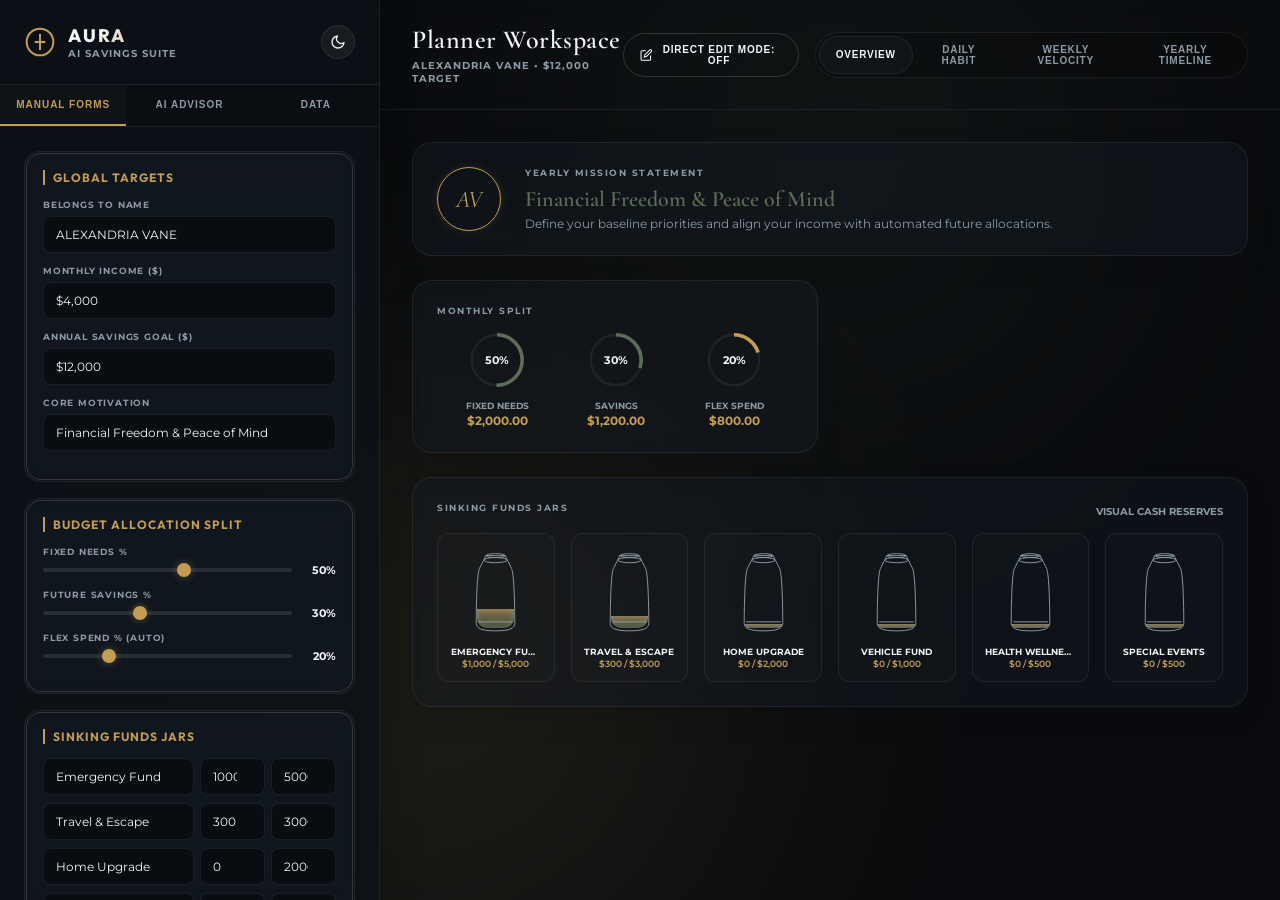
<file: index.html>
<!DOCTYPE html>
<html lang="en">
<head>
  <meta charset="UTF-8">
  <meta name="viewport" content="width=device-width, initial-scale=1.0">
  <title>Aura - Premium AI Savings Planner Suite</title>
  <!-- Premium old money/editorial google fonts -->
  <link rel="preconnect" href="https://fonts.googleapis.com">
  <link rel="preconnect" href="https://fonts.gstatic.com" crossorigin>
  <link href="https://fonts.googleapis.com/css2?family=Cormorant+Garamond:ital,wght@0,300;0,400;0,600;0,700;1,400&family=Montserrat:wght@200;300;400;500;700&family=Outfit:wght@200;300;400;600;800&display=swap" rel="stylesheet">
  <link rel="stylesheet" href="style.css">
</head>
<body class="ui-dark-mode">

  <!-- Ambient Glow Backdrop -->
  <div class="ambient-mesh">
    <div class="ambient-orb orb-1"></div>
    <div class="ambient-orb orb-2"></div>
  </div>
  <div class="noise-overlay"></div>

  <div class="app-container">
    
    <!-- Left Sidebar: Controls & Configuration -->
    <aside class="sidebar-panel">
      <div class="sidebar-header">
        <div class="brand-crest-wrapper">
          <svg class="brand-crest-icon" viewBox="0 0 24 24" fill="none" stroke="currentColor" stroke-width="1.5">
            <circle cx="12" cy="12" r="10"/>
            <path d="M12 6v12M12 12h-4h8"/>
          </svg>
          <div>
            <h1>AURA</h1>
            <p class="subtitle">AI Savings Suite</p>
          </div>
        </div>
        <button type="button" id="ui-theme-toggle" class="ui-theme-toggle-btn" title="Toggle Light/Dark Theme">
          <svg viewBox="0 0 24 24" fill="none" stroke="currentColor" stroke-width="2" stroke-linecap="round" stroke-linejoin="round"><path d="M21 12.79A9 9 0 1 1 11.21 3 7 7 0 0 0 21 12.79z"/></svg>
        </button>
      </div>

      <!-- Controls Tab Buttons -->
      <div class="sidebar-tabs">
        <button type="button" class="tab-btn active" data-tab="manual-forms">Manual Forms</button>
        <button type="button" class="tab-btn" data-tab="ai-advisor">AI Advisor</button>
        <button type="button" class="tab-btn" data-tab="data-manager">Data</button>
      </div>

      <div class="sidebar-scroll">
        
        <!-- Tab 1: Manual Controls -->
        <div class="tab-content" id="tab-manual-forms">
          <!-- General Settings -->
          <div class="double-bezel-card" style="margin-bottom: 16px;">
            <div class="double-bezel-inner">
              <h3 class="form-section-title">Global Targets</h3>
              <div class="form-group">
                <label for="input-owner-name">Belongs To Name</label>
                <input type="text" id="input-owner-name" value="ALEXANDRIA VANE" class="text-input">
              </div>
              <div class="form-group">
                <label for="input-monthly-income">Monthly Income ($)</label>
                <input type="text" id="input-monthly-income" value="$4,000" class="text-input">
              </div>
              <div class="form-group">
                <label for="input-yearly-target">Annual Savings Goal ($)</label>
                <input type="text" id="input-yearly-target" value="$12,000" class="text-input">
              </div>
              <div class="form-group">
                <label for="input-yearly-motive">Core Motivation</label>
                <input type="text" id="input-yearly-motive" value="Financial Freedom & Peace of Mind" class="text-input">
              </div>
            </div>
          </div>

          <!-- Budget Sliders -->
          <div class="double-bezel-card" style="margin-bottom: 16px;">
            <div class="double-bezel-inner">
              <h3 class="form-section-title">Budget Allocation Split</h3>
              <div class="form-group">
                <label for="range-fixed-pct">Fixed Needs %</label>
                <div class="range-slider-group">
                  <input type="range" id="range-fixed-pct" min="10" max="80" value="50" class="range-slider">
                  <span class="range-val" id="val-fixed-pct">50%</span>
                </div>
              </div>
              <div class="form-group">
                <label for="range-save-pct">Future Savings %</label>
                <div class="range-slider-group">
                  <input type="range" id="range-save-pct" min="5" max="70" value="30" class="range-slider">
                  <span class="range-val" id="val-save-pct">30%</span>
                </div>
              </div>
              <div class="form-group">
                <label for="range-flex-pct">Flex Spend % (Auto)</label>
                <div class="range-slider-group">
                  <input type="range" id="range-flex-pct" min="0" max="80" value="20" class="range-slider" disabled>
                  <span class="range-val" id="val-flex-pct">20%</span>
                </div>
              </div>
            </div>
          </div>

          <!-- Sinking Funds Editor -->
          <div class="double-bezel-card" style="margin-bottom: 16px;">
            <div class="double-bezel-inner">
              <h3 class="form-section-title">Sinking Funds Jars</h3>
              <div class="funds-builder-list" id="funds-builder-container">
                <!-- 6 Jars Inputs dynamically rendered -->
              </div>
            </div>
          </div>

          <!-- Monthly Roadmap Accordions -->
          <div class="double-bezel-card" style="margin-bottom: 16px;">
            <div class="double-bezel-inner">
              <h3 class="form-section-title">Roadmap Monthly Details</h3>
              <div class="roadmap-accordion-container" id="roadmap-accordion-container">
                <!-- Month textual inputs will render dynamically here -->
              </div>
            </div>
          </div>

          <!-- Daily/Weekly configs -->
          <div class="double-bezel-card">
            <div class="double-bezel-inner">
              <h3 class="form-section-title">Tracker Specific Defaults</h3>
              <div class="form-group">
                <label for="input-daily-habit-desc">Daily Quest Focus</label>
                <textarea id="input-daily-habit-desc" class="text-input" style="height: 60px;">A gamified calendar designed to anchor savings habits. Log micro-saves and avoid impulse spendings!</textarea>
              </div>
              <div class="form-group">
                <label for="input-daily-save-val">Default Daily Save ($)</label>
                <input type="text" id="input-daily-save-val" value="$5" class="text-input">
              </div>
              <div class="form-group">
                <label for="select-weekly-style">Weekly Deposit Scheme</label>
                <select id="select-weekly-style" class="text-input">
                  <option value="progressive">Progressive ($1, $2, ..., $52)</option>
                  <option value="fixed">Fixed Weekly Goal (e.g. Target / 52)</option>
                  <option value="double">Double Progressive ($2, $4, ..., $104)</option>
                  <option value="custom">Custom Sequence</option>
                </select>
              </div>
              <div class="form-group" id="group-custom-weekly" style="display: none;">
                <label for="input-weekly-custom-list">Custom Weekly Values (comma separated)</label>
                <input type="text" id="input-weekly-custom-list" value="10,20,30,40,50" class="text-input">
              </div>
            </div>
          </div>
        </div>

        <!-- Tab 2: AI Advisor Tab -->
        <div class="tab-content" id="tab-ai-advisor" style="display: none;">
          <div class="double-bezel-card" style="margin-bottom: 16px;">
            <div class="double-bezel-inner">
              <h3 class="form-section-title">AI Blueprint Advisor</h3>
              <p style="font-size:11px; color:var(--text-muted); margin-bottom:12px; line-height:1.4;">
                Enter your details to generate a customized daily checklist, weekly savings velocity, sinking fund distributions, and monthly milestone cards.
              </p>
              <div class="form-group">
                <label for="ai-monthly-income">Monthly Income ($)</label>
                <input type="number" id="ai-monthly-income" value="4000" class="text-input">
              </div>
              <div class="form-group">
                <label for="ai-savings-goal">Yearly Target Savings ($)</label>
                <input type="number" id="ai-savings-goal" value="12000" class="text-input">
              </div>
              <div class="form-group">
                <label for="ai-savings-persona">Savings Personality</label>
                <select id="ai-savings-persona" class="text-input">
                  <option value="balanced" selected>Balanced Saver (50/30/20 Rule)</option>
                  <option value="aggressive">Aggressive Builder (30/60/10 Rule)</option>
                  <option value="relaxed">Relaxed Frugalist (60/15/25 Rule)</option>
                  <option value="extreme">Extreme Cash Vault (40/50/10 Rule)</option>
                </select>
              </div>
              <div class="form-group">
                <label for="ai-custom-needs">Focus / Triggers / Challenges</label>
                <textarea id="ai-custom-needs" class="text-input" style="height: 70px;" placeholder="e.g. Cut down coffee, save for a Japan trip, reduce dining out."></textarea>
              </div>
              <button type="button" id="btn-generate-ai-plan" class="premium-btn" style="width:100%; justify-content:center; margin-top:8px;">
                <span>Generate Plan</span>
                <div class="btn-icon-circle">
                  <svg viewBox="0 0 24 24"><path d="M12 2v20M17 5H9.5a3.5 3.5 0 0 0 0 7h5a3.5 3.5 0 0 1 0 7H6"/></svg>
                </div>
              </button>
            </div>
          </div>

          <!-- Simulated AI Console Output -->
          <div class="double-bezel-card" id="ai-console-card" style="display: none;">
            <div class="double-bezel-inner" style="background: rgba(10,12,15,0.95); border: 1px solid var(--neon-accent);">
              <h4 style="font-size:10px; font-weight:700; color:var(--print-gold); text-transform:uppercase; letter-spacing:1px; margin-bottom:8px; display:flex; align-items:center; gap:6px;">
                <span class="pulse-indicator"></span> AI Blueprint Engine
              </h4>
              <div class="ai-terminal-output" id="ai-terminal-output"></div>
              <button type="button" id="btn-apply-ai-plan" class="premium-btn" style="width: 100%; justify-content: center; background: linear-gradient(135deg, var(--print-primary) 0%, var(--print-gold) 100%); display: none; margin-top: 10px;">
                <span>Apply Plan to Dashboard</span>
                <div class="btn-icon-circle">
                  <svg viewBox="0 0 24 24"><polyline points="20 6 9 17 4 12"/></svg>
                </div>
              </button>
            </div>
          </div>
        </div>

        <!-- Tab 3: Local Storage / Data Manager -->
        <div class="tab-content" id="tab-data-manager" style="display: none;">
          <div class="double-bezel-card">
            <div class="double-bezel-inner">
              <h3 class="form-section-title">Data Actions</h3>
              <p style="font-size:11px; color:var(--text-muted); margin-bottom:12px; line-height:1.4;">
                Persist your planner records. All checked items, day logs, and custom text inputs are saved automatically in your browser database.
              </p>
              
              <div style="display: flex; flex-direction: column; gap: 8px;">
                <button type="button" id="btn-save-planner" class="premium-btn" style="justify-content: center; width: 100%;">
                  <span>Save Planner State</span>
                </button>
                <button type="button" id="btn-clear-planner" class="ghost-btn" style="justify-content: center; width: 100%; border-color: #ef4444; color: #ef4444;">
                  <span>Reset All Data</span>
                </button>
                <hr style="border: 0; border-top: 1px solid rgba(255,255,255,0.1); margin: 8px 0;">
                <button type="button" id="btn-export-json" class="ghost-btn" style="justify-content: center; width: 100%;">
                  <span>Export JSON Backup</span>
                </button>
                <label class="ghost-btn" style="justify-content: center; width: 100%; text-align: center; cursor: pointer; display: block;">
                  <span>Import JSON Backup</span>
                  <input type="file" id="input-import-json" style="display: none;" accept=".json">
                </label>
              </div>
            </div>
          </div>
        </div>

      </div>
    </aside>

    <!-- Right Main Area: Interactive Dashboards -->
    <main class="workspace-area">
      <header class="workspace-header">
        <div class="header-left">
          <h2>Planner Workspace</h2>
          <p id="bind-header-subtitle">alexandria vane • $12,000 target</p>
        </div>
        
        <div class="workspace-actions">
          <button type="button" id="btn-edit-mode-toggle" class="ghost-btn">
            <svg viewBox="0 0 24 24" fill="none" stroke="currentColor" stroke-width="2" style="width:14px; height:14px; margin-right:4px;"><path d="M11 4H4a2 2 0 0 0-2 2v14a2 2 0 0 0 2 2h14a2 2 0 0 0 2-2v-7"/><path d="M18.5 2.5a2.121 2.121 0 1 1 3 3L12 15l-4 1 1-4 9.5-9.5z"/></svg>
            <span>Direct Edit Mode: Off</span>
          </button>

          <!-- Tab Selector for Dashboard Views -->
          <div class="dashboard-tabs">
            <button type="button" class="dash-tab-btn active" data-dash="overview">Overview</button>
            <button type="button" class="dash-tab-btn" data-dash="daily">Daily Habit</button>
            <button type="button" class="dash-tab-btn" data-dash="weekly">Weekly Velocity</button>
            <button type="button" class="dash-tab-btn" data-dash="yearly">Yearly Timeline</button>
          </div>
        </div>
      </header>

      <div class="dashboard-canvas">
        
        <!-- View 1: Overview & Funds -->
        <div class="dashboard-view active" id="dash-overview">
          <div class="bento-grid">
            <!-- Goal motive bento card -->
            <div class="bento-item double-span flex-row-layout">
              <div class="bento-crest">
                <span id="bind-large-monogram">AV</span>
              </div>
              <div style="flex:1;">
                <span class="eyebrow" style="text-transform: uppercase;">Yearly Mission Statement</span>
                <h3 id="bind-card-motive" contenteditable="false">Financial Freedom & Peace of Mind</h3>
                <p style="font-size: 12px; color: var(--text-muted); margin-top:4px;">Define your baseline priorities and align your income with automated future allocations.</p>
              </div>
            </div>

            <!-- Budget split card -->
            <div class="bento-item">
              <span class="eyebrow">Monthly Split</span>
              <div class="budget-circle-row">
                <div class="budget-circle-box">
                  <div class="budget-circle-graphics">
                    <svg viewBox="0 0 100 100" width="60" height="60">
                      <circle cx="50" cy="50" r="42" stroke="rgba(255,255,255,0.06)" stroke-width="4" fill="none"/>
                      <circle id="circle-fixed" cx="50" cy="50" r="42" stroke="var(--print-primary)" stroke-width="6" fill="none" stroke-dasharray="263.89" stroke-dashoffset="131.9"/>
                    </svg>
                    <span class="circle-val" id="bind-fixed-pct">50%</span>
                  </div>
                  <span class="label">Fixed Needs</span>
                  <span class="cash" id="bind-cash-fixed">$2,000.00</span>
                </div>
                <div class="budget-circle-box">
                  <div class="budget-circle-graphics">
                    <svg viewBox="0 0 100 100" width="60" height="60">
                      <circle cx="50" cy="50" r="42" stroke="rgba(255,255,255,0.06)" stroke-width="4" fill="none"/>
                      <circle id="circle-save" cx="50" cy="50" r="42" stroke="var(--print-primary)" stroke-width="6" fill="none" stroke-dasharray="263.89" stroke-dashoffset="184.7"/>
                    </svg>
                    <span class="circle-val" id="bind-save-pct">30%</span>
                  </div>
                  <span class="label">Savings</span>
                  <span class="cash" id="bind-cash-save">$1,200.00</span>
                </div>
                <div class="budget-circle-box">
                  <div class="budget-circle-graphics">
                    <svg viewBox="0 0 100 100" width="60" height="60">
                      <circle cx="50" cy="50" r="42" stroke="rgba(255,255,255,0.06)" stroke-width="4" fill="none"/>
                      <circle id="circle-flex" cx="50" cy="50" r="42" stroke="var(--print-gold)" stroke-width="6" fill="none" stroke-dasharray="263.89" stroke-dashoffset="211.0"/>
                    </svg>
                    <span class="circle-val" id="bind-flex-pct">20%</span>
                  </div>
                  <span class="label">Flex Spend</span>
                  <span class="cash" id="bind-cash-flex">$800.00</span>
                </div>
              </div>
            </div>

            <!-- Jars Bento Area (spanning across the bottom) -->
            <div class="bento-item triple-span">
              <div style="display:flex; justify-content:space-between; align-items:center; margin-bottom:12px;">
                <span class="eyebrow">Sinking Funds Jars</span>
                <span style="font-size:10px; color:var(--text-muted); font-weight:700; text-transform:uppercase;">Visual Cash Reserves</span>
              </div>
              <div class="jars-grid" id="dashboard-jars-grid">
                <!-- 6 SVG Jars rendered dynamically -->
              </div>
            </div>
          </div>
        </div>

        <!-- View 2: Daily Habit Tracker -->
        <div class="dashboard-view" id="dash-daily">
          <div class="habit-header-card">
            <div style="flex: 2;">
              <span class="eyebrow">Habiteer Routine</span>
              <h3 id="bind-daily-title">Daily Micro-Savings & HP Quest</h3>
              <p id="bind-daily-desc">A gamified calendar designed to anchor savings habits. Every day, you start with 5 Health Points (hearts). Every time you spend money on a non-essential impulse item, cross off one heart. Fill in the No-Spend checkbox if you spend nothing beyond your fixed needs, and note down your daily micro-savings ($1, $5, or $10 saved from choosing not to buy coffee/snacks).</p>
            </div>
            <div class="hp-gauge-box">
              <span class="eyebrow" style="text-align: right;">Day Completion Ratio</span>
              <div class="completion-stats">
                <span class="count-value" id="daily-completion-ratio">0 / 30</span>
                <span class="subtext">Days Logged</span>
              </div>
            </div>
          </div>
          <div class="daily-grid" id="dashboard-daily-grid">
            <!-- 30 Days dynamically generated here -->
          </div>
        </div>

        <!-- View 3: Weekly Challenge Grid -->
        <div class="dashboard-view" id="dash-weekly">
          <div class="weekly-header-card">
            <div style="flex:2;">
              <span class="eyebrow">Weekly Savings Velocity</span>
              <h3>52-Week Savings Challenge</h3>
              <p>Check off the weeks as you successfully deposit the indicated amount into your savings reserve. Automate, scale, and track weekly velocity progress.</p>
            </div>
            <div class="weekly-metrics-row">
              <div class="metric-box">
                <span class="label">Final Target</span>
                <span class="value" id="weekly-goal-target">$1,378</span>
              </div>
              <div class="metric-box">
                <span class="label">Weeks Stashed</span>
                <span class="value" id="weekly-weeks-count">0 / 52</span>
              </div>
              <div class="metric-box">
                <span class="label">Total Stashed</span>
                <span class="value" id="weekly-total-saved">$0.00</span>
              </div>
            </div>
          </div>
          
          <div class="weekly-grid" id="dashboard-weekly-grid">
            <!-- 52 weeks rendered dynamically -->
          </div>
        </div>

        <!-- View 4: Yearly Roadmap Timeline -->
        <div class="dashboard-view" id="dash-yearly">
          <div class="roadmap-header-card">
            <div>
              <span class="eyebrow">Yearly Highway</span>
              <h3>12-Month Financial Roadmap</h3>
              <p>Track your saving milestones cycle-by-cycle. Double-click or use forms to rewrite milestones to align with unexpected windfalls or budget pivots.</p>
            </div>
          </div>
          <div class="roadmap-grid-wrapper">
            <div class="roadmap-line"></div>
            <div class="roadmap-grid" id="dashboard-roadmap-grid">
              <!-- 12 months dynamically rendered -->
            </div>
          </div>
        </div>

      </div>
    </main>

  </div>

  <script src="app.js"></script>
</body>
</html>
</file>
<file: style.css>
/* ==========================================================================
   1. Theme System & Global Variables
   ========================================================================== */
:root {
  /* Dark Mode Palette (Default) */
  --bg-app: #090b0e;
  --bg-sidebar: rgba(14, 18, 24, 0.85);
  --bg-card: rgba(22, 28, 38, 0.4);
  --bg-input: rgba(10, 13, 18, 0.9);
  --glass-border: rgba(255, 255, 255, 0.07);
  --glass-border-thick: rgba(255, 255, 255, 0.15);
  
  --text-main: #f3f5f8;
  --text-muted: #8c9ba5;
  
  --print-primary: #5c6e58; /* Sage green accents */
  --print-gold: #c29d53;
  --print-border: #e2dcd0;
  
  --neon-accent: rgba(194, 157, 83, 0.4);
  --neon-glow: 0 0 15px rgba(194, 157, 83, 0.15);
}

body.ui-light-mode {
  /* Light Mode Palette */
  --bg-app: #f9f8f5;
  --bg-sidebar: rgba(255, 255, 255, 0.9);
  --bg-card: rgba(255, 255, 255, 0.7);
  --bg-input: #ffffff;
  --glass-border: rgba(0, 0, 0, 0.08);
  --glass-border-thick: rgba(0, 0, 0, 0.15);
  
  --text-main: #2b2b2b;
  --text-muted: #6e7a82;
  
  --neon-accent: rgba(92, 110, 88, 0.4);
  --neon-glow: 0 0 10px rgba(92, 110, 88, 0.1);
}

/* Base Resets */
* {
  box-sizing: border-box;
  margin: 0;
  padding: 0;
}

body {
  font-family: 'Montserrat', sans-serif;
  background-color: var(--bg-app);
  color: var(--text-main);
  height: 100vh;
  overflow: hidden;
  position: relative;
  transition: background-color 0.4s ease, color 0.4s ease;
}

/* Ambient Mesh Background */
.ambient-mesh {
  position: absolute;
  top: 0;
  left: 0;
  width: 100%;
  height: 100%;
  z-index: -2;
  overflow: hidden;
  pointer-events: none;
}

.ambient-orb {
  position: absolute;
  border-radius: 50%;
  filter: blur(140px);
  opacity: 0.12;
  transition: all 0.5s ease;
}

.orb-1 {
  top: -10%;
  right: 15%;
  width: 500px;
  height: 500px;
  background: var(--print-primary);
}

.orb-2 {
  bottom: -10%;
  left: 10%;
  width: 600px;
  height: 600px;
  background: var(--print-gold);
}

.noise-overlay {
  position: absolute;
  top: 0;
  left: 0;
  width: 100%;
  height: 100%;
  z-index: -1;
  pointer-events: none;
  background-image: url("data:image/svg+xml,%3Csvg viewBox='0 0 200 200' xmlns='http://www.w3.org/2000/svg'%3联%3Cfilter id='noise'%3E%3CfeTurbulence type='fractalNoise' baseFrequency='0.75' numOctaves='3' stitchTiles='stitch'/%3E%3C/filter%3E%3Crect width='100%25' height='100%25' filter='url(%23noise)' opacity='0.015'/%3E%3C/svg%3E");
}

/* ==========================================================================
   2. Main Layout
   ========================================================================== */
.app-container {
  display: flex;
  height: 100vh;
  width: 100vw;
  position: relative;
}

/* --- Left Sidebar (Frosted Bento Control Panel) --- */
.sidebar-panel {
  width: 380px;
  min-width: 380px;
  height: 100%;
  background: var(--bg-sidebar);
  border-right: 1px solid var(--glass-border);
  backdrop-filter: blur(25px);
  -webkit-backdrop-filter: blur(25px);
  display: flex;
  flex-direction: column;
  z-index: 10;
  box-shadow: 10px 0 30px rgba(0,0,0,0.15);
}

.sidebar-header {
  padding: 24px;
  border-bottom: 1px solid var(--glass-border);
  display: flex;
  justify-content: space-between;
  align-items: center;
}

.brand-crest-wrapper {
  display: flex;
  align-items: center;
  gap: 12px;
}

.brand-crest-icon {
  width: 32px;
  height: 32px;
  color: var(--print-gold);
}

.sidebar-header h1 {
  font-family: 'Outfit', sans-serif;
  font-size: 18px;
  font-weight: 800;
  letter-spacing: 2px;
  background: linear-gradient(135deg, var(--text-main) 30%, var(--print-gold) 100%);
  -webkit-background-clip: text;
  -webkit-text-fill-color: transparent;
}

.sidebar-header .subtitle {
  font-size: 10px;
  font-weight: 700;
  text-transform: uppercase;
  color: var(--text-muted);
  letter-spacing: 1px;
}

.ui-theme-toggle-btn {
  background: rgba(255,255,255,0.05);
  border: 1px solid var(--glass-border);
  padding: 8px;
  border-radius: 50%;
  color: var(--text-main);
  cursor: pointer;
  display: flex;
  align-items: center;
  justify-content: center;
  transition: all 0.3s ease;
}

.ui-theme-toggle-btn:hover {
  background: rgba(255,255,255,0.1);
  transform: rotate(20deg);
}

.ui-theme-toggle-btn svg {
  width: 16px;
  height: 16px;
}

/* Sidebar Tab Swapper */
.sidebar-tabs {
  display: flex;
  background: rgba(0,0,0,0.2);
  border-bottom: 1px solid var(--glass-border);
}

.tab-btn {
  flex: 1;
  background: none;
  border: none;
  padding: 14px 8px;
  font-size: 10px;
  font-weight: 700;
  text-transform: uppercase;
  letter-spacing: 1px;
  color: var(--text-muted);
  cursor: pointer;
  transition: all 0.3s ease;
  border-bottom: 2px solid transparent;
}

.tab-btn:hover {
  color: var(--text-main);
}

.tab-btn.active {
  color: var(--print-gold);
  border-bottom-color: var(--print-gold);
  background: rgba(255,255,255,0.02);
}

/* Sidebar Scrollable area */
.sidebar-scroll {
  flex: 1;
  overflow-y: auto;
  padding: 24px;
}

.sidebar-scroll::-webkit-scrollbar {
  width: 4px;
}
.sidebar-scroll::-webkit-scrollbar-thumb {
  background: var(--glass-border-thick);
  border-radius: 2px;
}

.tab-content {
  animation: fadeIn 0.4s ease;
}

@keyframes fadeIn {
  from { opacity: 0; transform: translateY(4px); }
  to { opacity: 1; transform: translateY(0); }
}

/* Premium Card Panels inside Sidebar */
.double-bezel-card {
  border: 1px solid var(--glass-border);
  padding: 1px;
  border-radius: 16px;
  background: rgba(255,255,255,0.01);
}

.double-bezel-inner {
  border: 1px solid var(--glass-border-thick);
  padding: 16px;
  border-radius: 15px;
  background: var(--bg-card);
  backdrop-filter: blur(10px);
}

.form-section-title {
  font-family: 'Outfit', sans-serif;
  font-size: 12px;
  font-weight: 700;
  text-transform: uppercase;
  color: var(--print-gold);
  letter-spacing: 1px;
  margin-bottom: 14px;
  border-left: 2px solid var(--print-gold);
  padding-left: 8px;
}

/* Inputs & Form Groups */
.form-group {
  margin-bottom: 12px;
}

.form-group label {
  display: block;
  font-size: 9px;
  font-weight: 700;
  text-transform: uppercase;
  letter-spacing: 0.8px;
  color: var(--text-muted);
  margin-bottom: 6px;
}

.text-input {
  width: 100%;
  background: var(--bg-input);
  border: 1px solid var(--glass-border);
  color: var(--text-main);
  padding: 10px 12px;
  border-radius: 8px;
  font-family: 'Montserrat', sans-serif;
  font-size: 12px;
  transition: all 0.3s ease;
}

.text-input:focus {
  outline: none;
  border-color: var(--print-gold);
  box-shadow: 0 0 10px rgba(194, 157, 83, 0.2);
}

textarea.text-input {
  resize: none;
  line-height: 1.4;
}

/* Range Sliders */
.range-slider-group {
  display: flex;
  align-items: center;
  gap: 12px;
}

.range-slider {
  flex: 1;
  -webkit-appearance: none;
  height: 4px;
  border-radius: 2px;
  background: rgba(255,255,255,0.1);
  outline: none;
}

.range-slider::-webkit-slider-thumb {
  -webkit-appearance: none;
  width: 14px;
  height: 14px;
  border-radius: 50%;
  background: var(--print-gold);
  cursor: pointer;
  box-shadow: 0 0 8px rgba(194, 157, 83, 0.4);
  transition: transform 0.2s ease;
}

.range-slider::-webkit-slider-thumb:hover {
  transform: scale(1.2);
}

.range-val {
  font-size: 11px;
  font-weight: 700;
  color: var(--text-main);
  min-width: 32px;
  text-align: right;
}

/* Accordion list details */
.roadmap-accordion-container {
  max-height: 280px;
  overflow-y: auto;
  display: flex;
  flex-direction: column;
  gap: 8px;
}

/* Buttons */
.premium-btn {
  background: linear-gradient(135deg, var(--print-primary) 0%, var(--print-gold) 100%);
  border: none;
  color: #ffffff;
  padding: 12px 18px;
  border-radius: 30px;
  font-size: 11px;
  font-weight: 700;
  letter-spacing: 1px;
  text-transform: uppercase;
  cursor: pointer;
  display: flex;
  align-items: center;
  gap: 8px;
  box-shadow: 0 6px 20px rgba(0,0,0,0.25);
  transition: all 0.3s ease;
}

.premium-btn:hover {
  transform: translateY(-2px);
  box-shadow: 0 8px 24px rgba(194, 157, 83, 0.3);
}

.btn-icon-circle {
  background: rgba(255,255,255,0.2);
  width: 18px;
  height: 18px;
  border-radius: 50%;
  display: flex;
  align-items: center;
  justify-content: center;
}

.btn-icon-circle svg {
  width: 10px;
  height: 10px;
  stroke: #ffffff;
  stroke-width: 3px;
  fill: none;
}

.ghost-btn {
  background: none;
  border: 1px solid var(--glass-border-thick);
  color: var(--text-main);
  padding: 10px 16px;
  border-radius: 30px;
  font-size: 10px;
  font-weight: 700;
  text-transform: uppercase;
  letter-spacing: 0.8px;
  cursor: pointer;
  display: flex;
  align-items: center;
  transition: all 0.3s ease;
}

.ghost-btn:hover {
  background: rgba(255,255,255,0.05);
  border-color: var(--text-main);
}

/* AI advisor console */
.ai-terminal-output {
  font-family: 'Courier New', monospace;
  font-size: 10.5px;
  color: #a3b8cc;
  max-height: 220px;
  overflow-y: auto;
  line-height: 1.5;
  white-space: pre-wrap;
  padding: 8px;
  background: rgba(5,6,8,0.7);
  border-radius: 6px;
  margin-top: 10px;
  border: 1px solid rgba(255,255,255,0.03);
}

.pulse-indicator {
  width: 6px;
  height: 6px;
  background: #22c55e;
  border-radius: 50%;
  display: inline-block;
  animation: pulse-glow 1.5s infinite alternate;
}

@keyframes pulse-glow {
  0% { transform: scale(0.9); box-shadow: 0 0 2px #22c55e; }
  100% { transform: scale(1.3); box-shadow: 0 0 8px #22c55e; }
}

/* ==========================================================================
   3. Right Workspace Panel
   ========================================================================== */
.workspace-area {
  flex: 1;
  height: 100%;
  display: flex;
  flex-direction: column;
  overflow: hidden;
  position: relative;
}

.workspace-header {
  padding: 24px 32px;
  border-bottom: 1px solid var(--glass-border);
  display: flex;
  justify-content: space-between;
  align-items: center;
  backdrop-filter: blur(10px);
  -webkit-backdrop-filter: blur(10px);
  z-index: 5;
}

.workspace-header h2 {
  font-family: 'Cormorant Garamond', serif;
  font-size: 26px;
  font-weight: 600;
  letter-spacing: 0.5px;
}

.workspace-header p {
  font-size: 10px;
  font-weight: 700;
  text-transform: uppercase;
  color: var(--text-muted);
  letter-spacing: 1px;
  margin-top: 4px;
}

.workspace-actions {
  display: flex;
  align-items: center;
  gap: 16px;
}

/* Tabs switcher for dashboard views */
.dashboard-tabs {
  display: flex;
  background: rgba(0,0,0,0.15);
  border: 1px solid var(--glass-border);
  padding: 3px;
  border-radius: 30px;
}

.dash-tab-btn {
  background: none;
  border: none;
  color: var(--text-muted);
  font-size: 10px;
  font-weight: 700;
  text-transform: uppercase;
  letter-spacing: 0.8px;
  padding: 8px 16px;
  border-radius: 20px;
  cursor: pointer;
  transition: all 0.3s ease;
}

.dash-tab-btn:hover {
  color: var(--text-main);
}

.dash-tab-btn.active {
  color: var(--text-main);
  background: var(--bg-card);
  box-shadow: 0 2px 10px rgba(0,0,0,0.1);
  border: 1px solid var(--glass-border);
}

/* Canvas Area for dashboards */
.dashboard-canvas {
  flex: 1;
  padding: 32px;
  overflow-y: auto;
}

.dashboard-view {
  display: none;
  animation: fadeIn 0.4s ease;
  height: 100%;
}

.dashboard-view.active {
  display: block;
}

/* --- View 1: Overview Bento Grid --- */
.bento-grid {
  display: grid;
  grid-template-columns: repeat(2, 1fr);
  gap: 24px;
}

.bento-item {
  background: var(--bg-card);
  border: 1px solid var(--glass-border);
  border-radius: 20px;
  padding: 24px;
  backdrop-filter: blur(10px);
  -webkit-backdrop-filter: blur(10px);
  box-shadow: 0 10px 30px rgba(0,0,0,0.1);
}

.double-span {
  grid-column: span 2;
}

.triple-span {
  grid-column: span 2;
}

.flex-row-layout {
  display: flex;
  align-items: center;
  gap: 24px;
}

.bento-crest {
  width: 64px;
  height: 64px;
  border: 1px solid var(--print-gold);
  border-radius: 50%;
  display: flex;
  align-items: center;
  justify-content: center;
  font-family: 'Cormorant Garamond', serif;
  font-size: 24px;
  font-style: italic;
  color: var(--print-gold);
  box-shadow: 0 0 10px rgba(194, 157, 83, 0.15);
}

.eyebrow {
  display: block;
  font-size: 9px;
  font-weight: 700;
  text-transform: uppercase;
  color: var(--text-muted);
  letter-spacing: 1.5px;
  margin-bottom: 8px;
}

.bento-item h3 {
  font-family: 'Cormorant Garamond', serif;
  font-size: 22px;
  font-weight: 600;
  color: var(--print-primary);
  margin-bottom: 4px;
}

/* Budget circular arcs */
.budget-circle-row {
  display: flex;
  justify-content: space-around;
  margin-top: 14px;
}

.budget-circle-box {
  display: flex;
  flex-direction: column;
  align-items: center;
}

.budget-circle-graphics {
  position: relative;
  width: 60px;
  height: 60px;
  display: flex;
  align-items: center;
  justify-content: center;
}

.budget-circle-graphics svg {
  transform: rotate(-90deg);
}

.budget-circle-graphics .circle-val {
  position: absolute;
  font-size: 11px;
  font-weight: 700;
  color: var(--text-main);
}

.budget-circle-box .label {
  font-size: 9px;
  font-weight: 700;
  color: var(--text-muted);
  text-transform: uppercase;
  margin-top: 10px;
}

.budget-circle-box .cash {
  font-size: 12px;
  font-weight: 700;
  color: var(--print-gold);
  margin-top: 2px;
}

/* Jars Grid */
.jars-grid {
  display: grid;
  grid-template-columns: repeat(6, 1fr);
  gap: 16px;
  margin-top: 12px;
}

.jar-item-card {
  display: flex;
  flex-direction: column;
  align-items: center;
  background: rgba(255,255,255,0.01);
  border: 1px solid var(--glass-border);
  padding: 12px 6px;
  border-radius: 12px;
  text-align: center;
}

.jar-svg-container {
  position: relative;
  width: 65px;
  height: 90px;
}

.jar-liquid-fill {
  position: absolute;
  bottom: 8px;
  left: 14px;
  width: 37px;
  height: 20%;
  background: linear-gradient(0deg, rgba(92,110,88,0.7) 0%, rgba(194,157,83,0.6) 100%);
  border-radius: 0 0 10px 10px;
  transition: height 0.6s cubic-bezier(0.4, 0, 0.2, 1);
  box-shadow: inset 0 2px 6px rgba(255,255,255,0.2);
}

.jar-vector {
  position: absolute;
  top: 0;
  left: 0;
  width: 100%;
  height: 100%;
  stroke: var(--text-muted);
  stroke-width: 1.5px;
  fill: none;
  z-index: 2;
}

.jar-labels {
  margin-top: 10px;
}

.jar-label-title {
  display: block;
  font-size: 9px;
  font-weight: 700;
  color: var(--text-main);
  text-transform: uppercase;
  max-width: 90px;
  overflow: hidden;
  text-overflow: ellipsis;
  white-space: nowrap;
}

.jar-label-metrics {
  display: block;
  font-size: 8.5px;
  font-weight: 600;
  color: var(--print-gold);
  margin-top: 2px;
}

/* --- View 2: Daily Habiteer Tracker --- */
.habit-header-card {
  background: var(--bg-card);
  border: 1px solid var(--glass-border);
  border-radius: 20px;
  padding: 24px;
  display: flex;
  justify-content: space-between;
  align-items: center;
  margin-bottom: 24px;
  backdrop-filter: blur(10px);
}

.habit-header-card h3 {
  font-family: 'Cormorant Garamond', serif;
  font-size: 22px;
  font-weight: 600;
  color: var(--print-primary);
  margin-bottom: 6px;
}

.habit-header-card p {
  font-size: 11px;
  color: var(--text-muted);
  line-height: 1.5;
}

.hp-gauge-box {
  background: rgba(0,0,0,0.1);
  padding: 16px;
  border-radius: 12px;
  border: 1px solid var(--glass-border);
  min-width: 160px;
}

.completion-stats {
  margin-top: 6px;
  display: flex;
  flex-direction: column;
}

.completion-stats .count-value {
  font-size: 20px;
  font-weight: 700;
  color: var(--print-gold);
}

.completion-stats .subtext {
  font-size: 9px;
  font-weight: 700;
  text-transform: uppercase;
  color: var(--text-muted);
  letter-spacing: 0.5px;
}

.daily-grid {
  display: grid;
  grid-template-columns: repeat(5, 1fr);
  gap: 16px;
}

.daily-day-card {
  background: var(--bg-card);
  border: 1px solid var(--glass-border);
  border-radius: 16px;
  padding: 16px;
  backdrop-filter: blur(10px);
  box-shadow: 0 4px 15px rgba(0,0,0,0.05);
}

.daily-day-card-header {
  display: flex;
  justify-content: space-between;
  align-items: center;
  border-bottom: 1px solid var(--glass-border);
  padding-bottom: 10px;
  margin-bottom: 10px;
}

.day-label {
  font-size: 10px;
  font-weight: 700;
  color: var(--print-gold);
  text-transform: uppercase;
}

.daily-hp-bar {
  display: flex;
  gap: 4px;
}

.hp-heart-btn {
  color: #ef4444;
  cursor: pointer;
  transition: all 0.2s ease;
  opacity: 1;
}

.hp-heart-btn svg {
  width: 11px;
  height: 11px;
}

.daily-action-row {
  display: flex;
  justify-content: space-between;
  align-items: center;
  margin-bottom: 8px;
}

.daily-action-row:last-child {
  margin-bottom: 0;
}

.daily-save-label {
  font-size: 9px;
  font-weight: 700;
  color: var(--text-muted);
  text-transform: uppercase;
}

.box-checkbox {
  width: 14px;
  height: 14px;
  border: 1px solid var(--glass-border-thick);
  border-radius: 3px;
  cursor: pointer;
  position: relative;
  background: rgba(0,0,0,0.1);
  transition: all 0.2s ease;
}

.box-checkbox::after {
  content: '';
  position: absolute;
  top: 2px;
  left: 5px;
  width: 3px;
  height: 7px;
  border: solid #ffffff;
  border-width: 0 1.5px 1.5px 0;
  transform: rotate(45deg);
  opacity: 0;
  transition: opacity 0.1s ease;
}

.box-checkbox.completed {
  background: var(--print-primary);
  border-color: var(--print-primary);
}

.box-checkbox.completed::after {
  opacity: 1;
}

.daily-save-input {
  width: 50px;
  background: none;
  border: none;
  border-bottom: 1px dashed var(--glass-border-thick);
  color: var(--text-main);
  text-align: right;
  font-size: 10px;
  font-weight: 700;
  font-family: 'Montserrat', sans-serif;
}

.daily-save-input:focus {
  outline: none;
  border-bottom-color: var(--print-gold);
}

/* --- View 3: Weekly Challenge Velocity --- */
.weekly-header-card {
  background: var(--bg-card);
  border: 1px solid var(--glass-border);
  border-radius: 20px;
  padding: 24px;
  display: flex;
  justify-content: space-between;
  align-items: center;
  margin-bottom: 24px;
  backdrop-filter: blur(10px);
}

.weekly-header-card h3 {
  font-family: 'Cormorant Garamond', serif;
  font-size: 22px;
  font-weight: 600;
  color: var(--print-primary);
  margin-bottom: 4px;
}

.weekly-header-card p {
  font-size: 11px;
  color: var(--text-muted);
}

.weekly-metrics-row {
  display: flex;
  gap: 16px;
}

.weekly-metrics-row .metric-box {
  background: rgba(0,0,0,0.1);
  border: 1px solid var(--glass-border);
  padding: 10px 16px;
  border-radius: 12px;
  text-align: center;
  min-width: 95px;
}

.weekly-metrics-row .metric-box .label {
  display: block;
  font-size: 8px;
  font-weight: 700;
  color: var(--text-muted);
  text-transform: uppercase;
  margin-bottom: 4px;
}

.weekly-metrics-row .metric-box .value {
  font-size: 13px;
  font-weight: 700;
  color: var(--print-gold);
}

.weekly-grid {
  display: grid;
  grid-template-columns: repeat(8, 1fr);
  gap: 12px;
}

.week-box-item {
  background: var(--bg-card);
  border: 1px solid var(--glass-border);
  border-radius: 12px;
  padding: 12px 10px;
  display: flex;
  flex-direction: column;
  align-items: center;
  justify-content: space-between;
  height: 75px;
  cursor: pointer;
  transition: all 0.2s ease;
}

.week-box-item:hover {
  border-color: var(--print-gold);
  transform: translateY(-2px);
}

.week-box-item .box-labels {
  display: flex;
  flex-direction: column;
  align-items: center;
  text-align: center;
}

.week-box-item .box-week-num {
  font-size: 8.5px;
  font-weight: 700;
  color: var(--text-muted);
  text-transform: uppercase;
}

.week-box-item .box-week-amount {
  font-size: 11px;
  font-weight: 700;
  color: var(--text-main);
  margin-top: 2px;
}

.week-box-item.completed {
  border-color: var(--print-primary);
  background: rgba(92, 110, 88, 0.08);
}

.week-box-item.completed .box-checkbox {
  background: var(--print-primary);
  border-color: var(--print-primary);
}

.week-box-item.completed .box-checkbox::after {
  opacity: 1;
}

/* --- View 4: Yearly Roadmap Timeline --- */
.roadmap-header-card {
  background: var(--bg-card);
  border: 1px solid var(--glass-border);
  border-radius: 20px;
  padding: 24px;
  margin-bottom: 24px;
  backdrop-filter: blur(10px);
}

.roadmap-header-card h3 {
  font-family: 'Cormorant Garamond', serif;
  font-size: 22px;
  font-weight: 600;
  color: var(--print-primary);
  margin-bottom: 4px;
}

.roadmap-header-card p {
  font-size: 11px;
  color: var(--text-muted);
}

.roadmap-grid-wrapper {
  position: relative;
  padding: 20px 0;
}

.roadmap-line {
  position: absolute;
  top: 50%;
  left: 0;
  width: 100%;
  height: 2px;
  background: var(--glass-border-thick);
  z-index: 1;
  transform: translateY(-50%);
}

.roadmap-grid {
  display: grid;
  grid-template-columns: repeat(4, 1fr);
  gap: 24px;
  position: relative;
  z-index: 2;
}

.roadmap-node {
  display: flex;
  flex-direction: column;
  align-items: center;
}

.roadmap-node-dot {
  width: 16px;
  height: 16px;
  background: var(--bg-app);
  border: 3px solid var(--print-gold);
  border-radius: 50%;
  margin-bottom: 12px;
  box-shadow: 0 0 10px rgba(194, 157, 83, 0.3);
  transition: all 0.3s ease;
}

.roadmap-node:hover .roadmap-node-dot {
  background: var(--print-gold);
  transform: scale(1.2);
}

.roadmap-node-card {
  background: var(--bg-card);
  border: 1px solid var(--glass-border);
  padding: 16px;
  border-radius: 12px;
  width: 100%;
  text-align: center;
  backdrop-filter: blur(10px);
}

.roadmap-node-card h5 {
  font-family: 'Outfit', sans-serif;
  font-size: 11px;
  font-weight: 700;
  text-transform: uppercase;
  color: var(--print-gold);
  letter-spacing: 1px;
  margin-bottom: 6px;
}

.roadmap-node-card p {
  font-size: 10px;
  color: var(--text-muted);
  line-height: 1.4;
  min-height: 42px;
}

/* ==========================================================================
   4. Direct Inline Editing Outlines
   ========================================================================== */
.direct-edit-active [contenteditable="true"] {
  outline: 1px dashed var(--print-primary);
  outline-offset: 3px;
  cursor: text;
}

.direct-edit-active [contenteditable="true"]:hover {
  background: rgba(194, 157, 83, 0.08);
}

.direct-edit-active [contenteditable="true"]:focus {
  outline: 2px solid var(--print-gold);
  background: rgba(194, 157, 83, 0.12);
}

#btn-edit-mode-toggle.active {
  background: var(--print-primary) !important;
  color: #ffffff !important;
  border-color: var(--print-primary) !important;
  box-shadow: 0 0 10px rgba(92, 110, 88, 0.4);
}

/* Responsive adjustments */
@media (max-width: 1024px) {
  .app-container {
    flex-direction: column;
    overflow-y: auto;
    height: auto;
  }
  .sidebar-panel {
    width: 100%;
    min-width: 100%;
    height: auto;
  }
  .workspace-area {
    height: auto;
  }
  .jars-grid {
    grid-template-columns: repeat(3, 1fr);
  }
  .daily-grid {
    grid-template-columns: repeat(3, 1fr);
  }
  .weekly-grid {
    grid-template-columns: repeat(4, 1fr);
  }
  .roadmap-grid {
    grid-template-columns: repeat(2, 1fr);
  }
  .roadmap-line {
    display: none;
  }
}
</file>
